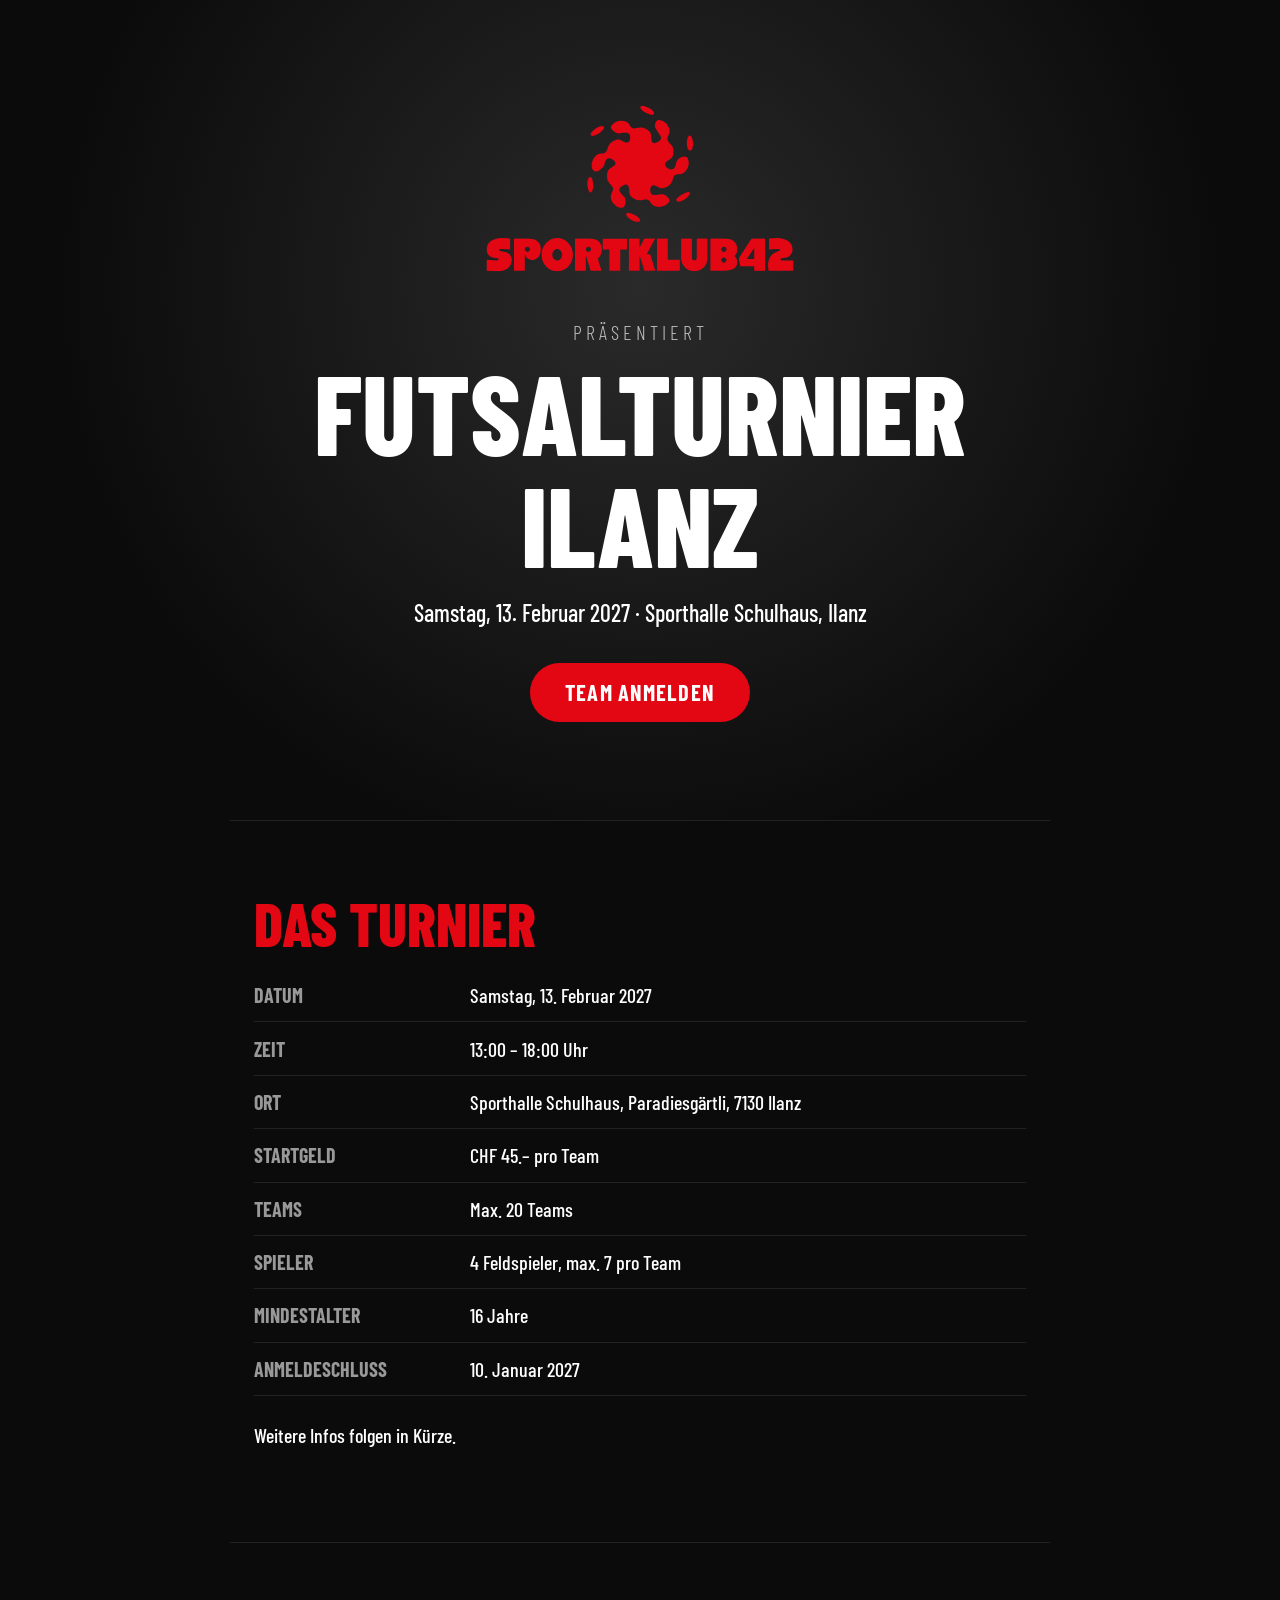
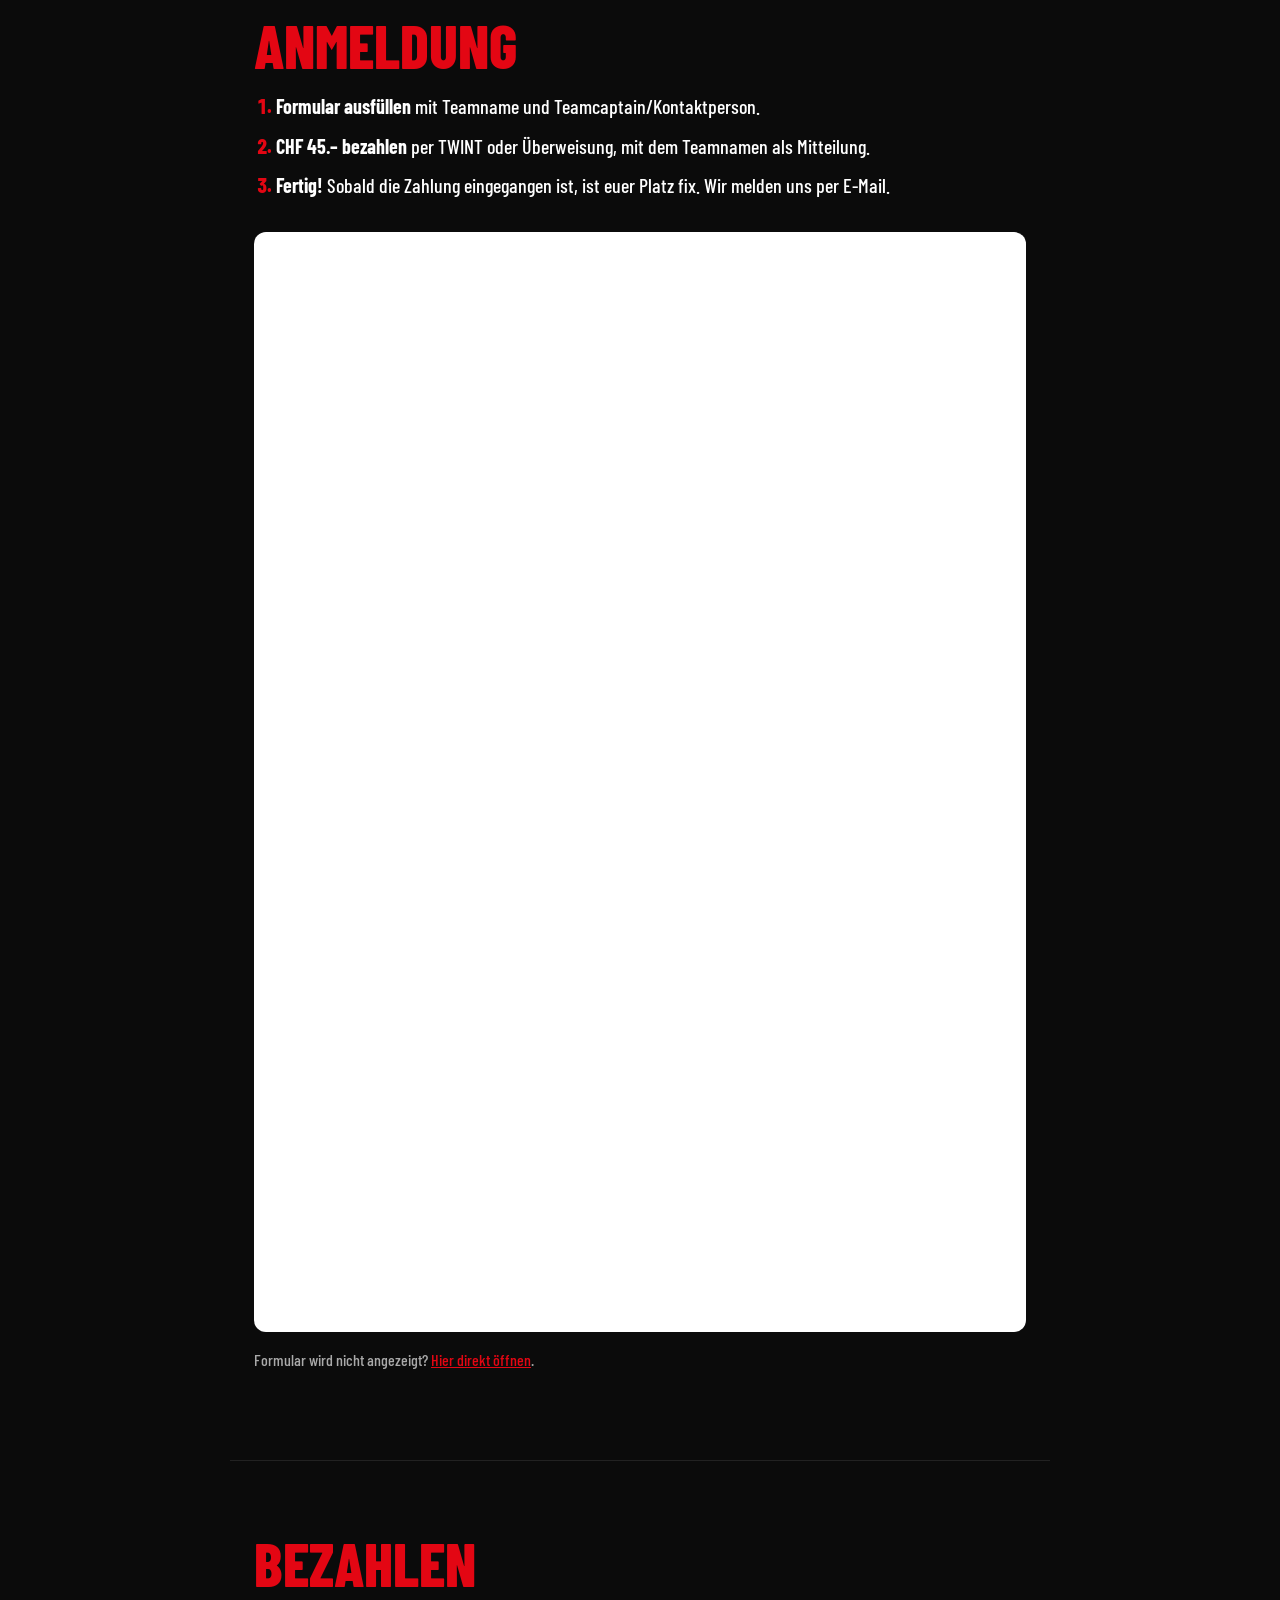
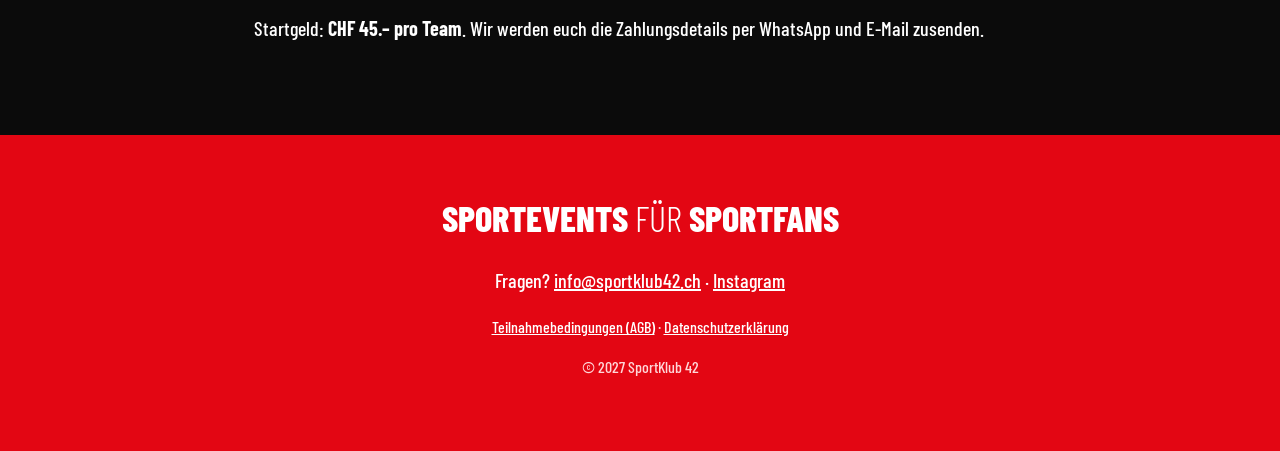
<file: index.html>
<!DOCTYPE html>
<html lang="de">
<head>
  <meta charset="UTF-8">
  <meta name="viewport" content="width=device-width, initial-scale=1">
  <title>Futsalturnier Ilanz 2027 · SportKlub 42</title>
  <meta name="description" content="Futsalturnier in Ilanz am 13. Februar 2027. Jetzt Team anmelden!">
  <link rel="icon" href="favicon.svg" type="image/svg+xml">
  <link rel="preconnect" href="https://fonts.googleapis.com">
  <link rel="preconnect" href="https://fonts.gstatic.com" crossorigin>
  <link href="https://fonts.googleapis.com/css2?family=Barlow+Condensed:wght@300;500;700;800&display=swap" rel="stylesheet">
  <link rel="stylesheet" href="style.css">
</head>
<body>



<!-- ===================== START ===================== -->
<header class="hero">
  <img src="logo.svg" alt="SportKlub 42" class="hero-logo">
  <p class="kicker">präsentiert</p>
  <h1>Futsalturnier<br>Ilanz</h1>
  <!-- ✏️ ÄNDERN: Datum und Ort -->
  <p class="hero-date">Samstag, 13. Februar 2027 · Sporthalle Schulhaus, Ilanz</p>
  <a href="#anmeldung" class="button">Team anmelden</a>
</header>

<main>

<!-- ===================== TURNIER-INFOS ===================== -->
<section id="infos">
  <h2>Das Turnier</h2>
  <!-- ✏️ ÄNDERN: Infos anpassen. Eine Zeile = ein <div>…</div> -->
  <dl class="facts">
    <div><dt>Datum</dt><dd>Samstag, 13. Februar 2027</dd></div>
    <div><dt>Zeit</dt><dd>13:00 – 18:00 Uhr</dd></div>
    <div><dt>Ort</dt><dd>Sporthalle Schulhaus, Paradiesgärtli, 7130 Ilanz</dd></div>
    <div><dt>Startgeld</dt><dd>CHF 45.– pro Team</dd></div>
    <div><dt>Teams</dt><dd>Max. 20 Teams</dd></div>
    <div><dt>Spieler</dt><dd>4 Feldspieler, max. 7 pro Team</dd></div>
    <div><dt>Mindestalter</dt><dd>16 Jahre</dd></div>
    <div><dt>Anmeldeschluss</dt><dd>10. Januar 2027</dd></div>
  </dl>
  <!-- ✏️ ÄNDERN: Weitere Infos (Preise, Festwirtschaft, Regeln …) -->
  <p>Weitere Infos folgen in Kürze.</p>
</section>

<!-- ===================== ANMELDUNG ===================== -->
<section id="anmeldung">
  <h2>Anmeldung</h2>
  <ol class="steps">
    <li><strong>Formular ausfüllen</strong> mit Teamname und Teamcaptain/Kontaktperson.</li>
    <li><strong>CHF 45.– bezahlen</strong> per TWINT oder Überweisung, mit dem Teamnamen als Mitteilung.</li>
    <li><strong>Fertig!</strong> Sobald die Zahlung eingegangen ist, ist euer Platz fix. Wir melden uns per E-Mail.</li>
    
  </ol>

  <!-- ✏️ ÄNDERN: Link zu deinem Google Formular (2× unten).
       Google Forms → Senden → Symbol <> → den Link aus src="…" kopieren. -->
  <div class="form-wrap">
    <iframe src="https://docs.google.com/forms/d/e/1FAIpQLSemf6gyw5c2agx_GuWiJ-W3IJJ6KyXU89ZQ1VP37ujWk7Qgcg/viewform?usp=header"
            title="Anmeldeformular" loading="lazy">Wird geladen…</iframe>
  </div>
  <p class="small">Formular wird nicht angezeigt?
    <a href="https://docs.google.com/forms/d/e/1FAIpQLSemf6gyw5c2agx_GuWiJ-W3IJJ6KyXU89ZQ1VP37ujWk7Qgcg/viewform" target="_blank" rel="noopener">Hier direkt öffnen</a>.</p>
</section>

<!-- ===================== BEZAHLEN ===================== -->

<section id="bezahlen">
  <h2>Bezahlen</h2>
  <p>Startgeld: <strong>CHF 45.– pro Team</strong>. Wir werden euch die Zahlungsdetails per WhatsApp und E-Mail zusenden.</p>

  <!--<div class="pay">
    <div class="pay-box">
      <h3>TWINT</h3>
      <!-- ✏️ ÄNDERN: Dein QR-Code als Bild "twint-qr.png" in den Ordner legen (alte Datei ersetzen)
      <img src="twint-qr.png" alt="TWINT QR-Code" class="qr">
      <p class="small">QR-Code in der TWINT-App scannen, CHF 45.– eingeben und euren Teamnamen als Mitteilung schreiben.</p>
    </div>

    <div class="pay-box">
      <h3>Überweisung</h3>
      <!-- ✏️ ÄNDERN: Bankangaben
      <dl class="bank">
        <dt>Empfänger</dt><dd>SportKlub 42, [PLZ Ort]</dd>
        <dt>IBAN</dt><dd class="mono">[CH00 0000 0000 0000 0000 0]</dd>
        <dt>Bank</dt><dd>GKB</dd>
        <dt>Betrag</dt><dd>CHF 45.00</dd>
        <dt>Mitteilung</dt><dd>Futsal + Teamname</dd>
      </dl>
    </div>
  </div>
</section>
-->


</main>

<!-- ===================== FUSSZEILE ===================== -->
<footer>
  <p class="tagline">Sportevents <span>für</span> Sportfans</p>
  <!-- ✏️ ÄNDERN: Kontakt -->
  <p>Fragen? <a href="mailto:info@sportklub42.ch">info@sportklub42.ch</a> · <a href="https://www.instagram.com/sportklub.42/" target="_blank" rel="noopener">Instagram</a></p>
  <p class="small"><a href="agb.html">Teilnahmebedingungen (AGB)</a> · <a href="datenschutz.html">Datenschutzerklärung</a></p>
  <p class="small">© 2027 SportKlub 42</p>
</footer>

</body>
</html>
</file>
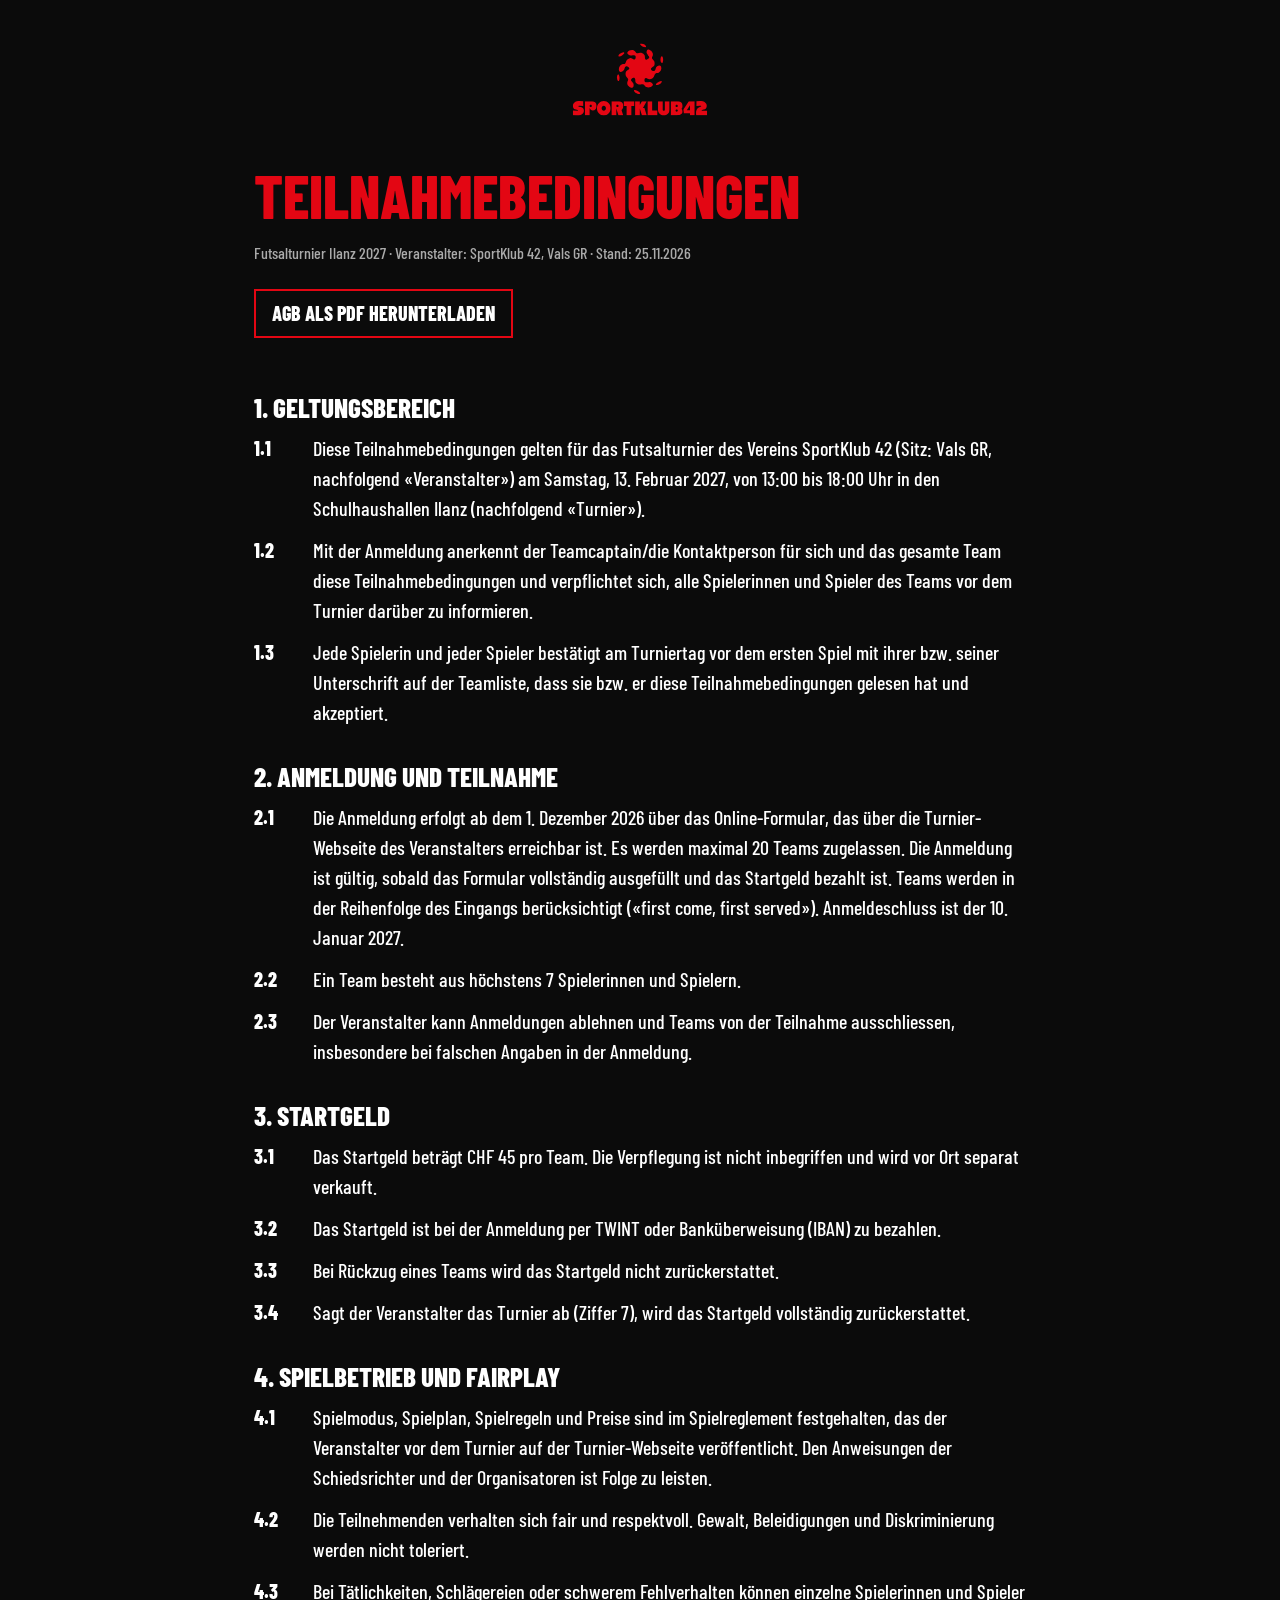
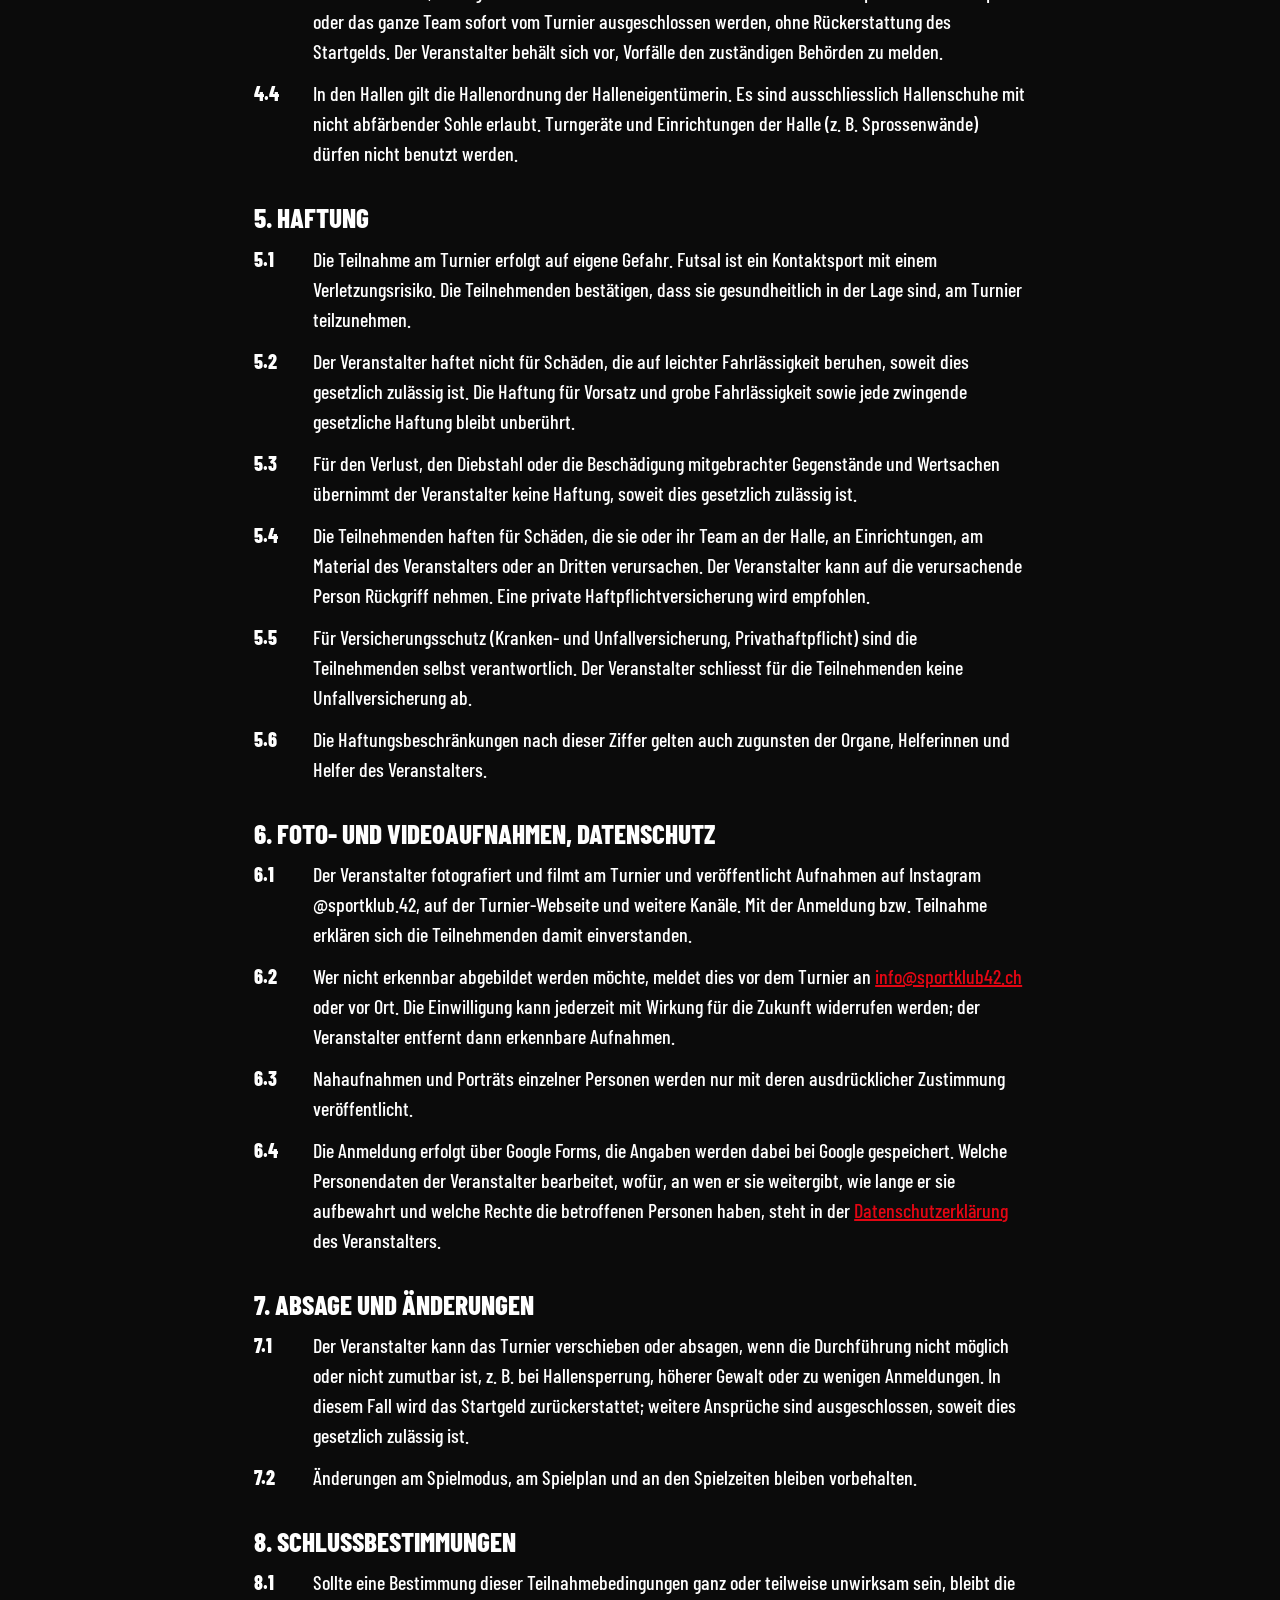
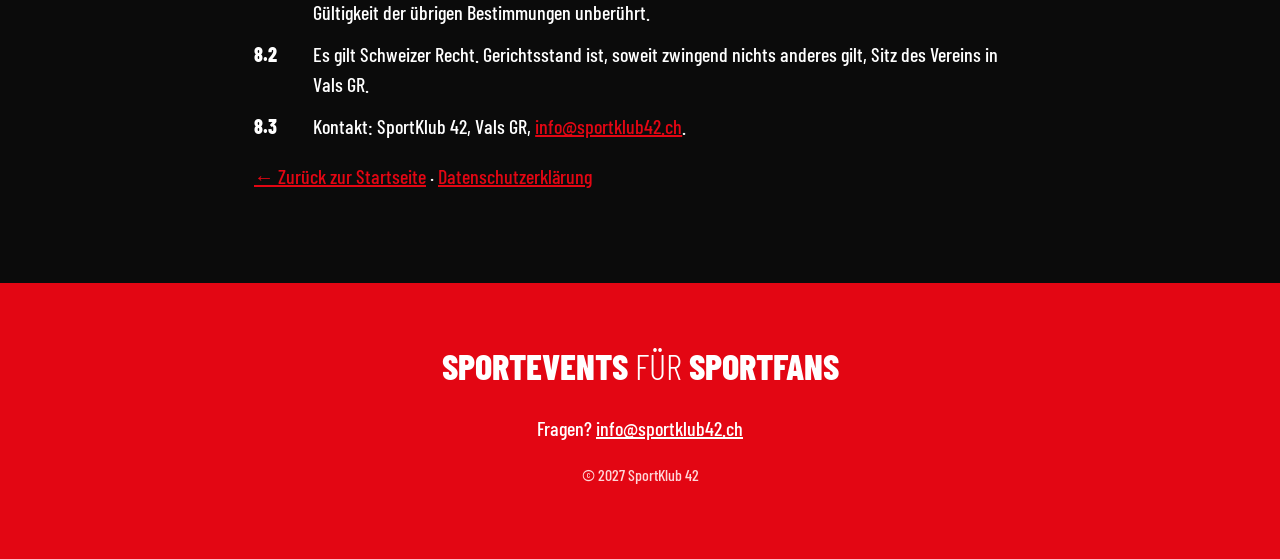
<file: agb.html>
<!DOCTYPE html>
<html lang="de">
<head>
  <meta charset="UTF-8">
  <meta name="viewport" content="width=device-width, initial-scale=1">
  <title>Teilnahmebedingungen · SportKlub 42</title>
  <meta name="robots" content="noindex">
  <link rel="icon" href="favicon.svg" type="image/svg+xml">
  <link rel="preconnect" href="https://fonts.googleapis.com">
  <link rel="preconnect" href="https://fonts.gstatic.com" crossorigin>
  <link href="https://fonts.googleapis.com/css2?family=Barlow+Condensed:wght@300;500;700;800&display=swap" rel="stylesheet">
  <link rel="stylesheet" href="style.css">
  <style>
    .legal-head { text-align: center; padding: 2.5rem 1.5rem 0; }
    .legal-head img { width: 140px; }
    .legal { padding-top: 2.5rem; border-top: 0; }
    .legal h1 { font-size: clamp(2.25rem, 8vw, 3.75rem); color: var(--rot); }
    .legal h2 { font-size: 1.7rem; color: var(--weiss); margin: 2.25rem 0 .75rem; }
    .legal ul { padding-left: 1.3rem; }
    .legal li { margin-bottom: .5rem; }
    mark { background: #ffe600; color: #000; padding: 0 .2em; }
      .legal .dl { display:inline-block; margin:.25rem 0 1.25rem; padding:.45rem 1rem; border:2px solid var(--rot); color:var(--weiss); text-decoration:none; font-weight:800; text-transform:uppercase; }
    .legal .dl:hover { background: var(--rot); }
    .legal .num { display:grid; grid-template-columns:3.2rem 1fr; gap:0 .5rem; margin:0 0 .75rem; }
    .legal .num span.n { font-weight:800; }
    .legal .num p { margin:0; }
    @media print {
      @page { size: A4; margin: 20mm 18mm; }
      body { background:#fff; color:#000; font-family: Arial, Helvetica, sans-serif; font-weight:400; font-size:10.5pt; line-height:1.45; }
      a { color:#000; text-decoration:none; }
      .legal-head, .dl, footer, .back { display:none !important; }
      .legal { padding-top:0; }
      .legal h1 { color:#000; font-family: Arial, Helvetica, sans-serif; font-size:22pt; text-transform:none; margin-bottom:.3rem; }
      .legal h2 { color:#000; font-family: Arial, Helvetica, sans-serif; font-size:13pt; text-transform:none; margin:1.2rem 0 .4rem; break-after:avoid; }
      .legal .num { break-inside:avoid; grid-template-columns:10mm 1fr; }
      .small { color:#555; font-size:9pt; }
      mark { background:#ffe600; }
    }
  </style>
</head>
<body>

<div class="legal-head"><a href="index.html"><img src="logo.svg" alt="SportKlub 42"></a></div>

<main>
<section class="legal">
  <h1>Teilnahme&shy;bedingungen</h1>
  <p class="small">Futsalturnier Ilanz 2027 · Veranstalter: SportKlub 42, Vals GR · Stand: 25.11.2026</p>
  <p><a class="dl" href="agb.pdf" download>AGB als PDF herunterladen</a></p>
  <h2>1. Geltungsbereich</h2>
  <div class="num"><span class="n">1.1</span><p>Diese Teilnahmebedingungen gelten für das Futsalturnier des Vereins SportKlub 42 (Sitz: Vals GR, nachfolgend «Veranstalter») am Samstag, 13. Februar 2027, von 13:00 bis 18:00 Uhr in den Schulhaushallen Ilanz (nachfolgend «Turnier»).</p></div>
  <div class="num"><span class="n">1.2</span><p>Mit der Anmeldung anerkennt der Teamcaptain/die Kontaktperson für sich und das gesamte Team diese Teilnahmebedingungen und verpflichtet sich, alle Spielerinnen und Spieler des Teams vor dem Turnier darüber zu informieren.</p></div>
  <div class="num"><span class="n">1.3</span><p>Jede Spielerin und jeder Spieler bestätigt am Turniertag vor dem ersten Spiel mit ihrer bzw. seiner Unterschrift auf der Teamliste, dass sie bzw. er diese Teilnahmebedingungen gelesen hat und akzeptiert.</p></div>
  <h2>2. Anmeldung und Teilnahme</h2>
  <div class="num"><span class="n">2.1</span><p>Die Anmeldung erfolgt ab dem 1. Dezember 2026 über das Online-Formular, das über die Turnier-Webseite des Veranstalters erreichbar ist. Es werden maximal 20 Teams zugelassen. Die Anmeldung ist gültig, sobald das Formular vollständig ausgefüllt und das Startgeld bezahlt ist. Teams werden in der Reihenfolge des Eingangs berücksichtigt («first come, first served»). Anmeldeschluss ist der 10. Januar 2027.</p></div>
  <div class="num"><span class="n">2.2</span><p>Ein Team besteht aus höchstens 7 Spielerinnen und Spielern.</p></div>
  <div class="num"><span class="n">2.3</span><p>Der Veranstalter kann Anmeldungen ablehnen und Teams von der Teilnahme ausschliessen, insbesondere bei falschen Angaben in der Anmeldung.</p></div>
  <h2>3. Startgeld</h2>
  <div class="num"><span class="n">3.1</span><p>Das Startgeld beträgt CHF 45 pro Team. Die Verpflegung ist nicht inbegriffen und wird vor Ort separat verkauft.</p></div>
  <div class="num"><span class="n">3.2</span><p>Das Startgeld ist bei der Anmeldung per TWINT oder Banküberweisung (IBAN) zu bezahlen.</p></div>
  <div class="num"><span class="n">3.3</span><p>Bei Rückzug eines Teams wird das Startgeld nicht zurückerstattet.</p></div>
  <div class="num"><span class="n">3.4</span><p>Sagt der Veranstalter das Turnier ab (Ziffer 7), wird das Startgeld vollständig zurückerstattet.</p></div>
  <h2>4. Spielbetrieb und Fairplay</h2>
  <div class="num"><span class="n">4.1</span><p>Spielmodus, Spielplan, Spielregeln und Preise sind im Spielreglement festgehalten, das der Veranstalter vor dem Turnier auf der Turnier-Webseite veröffentlicht. Den Anweisungen der Schiedsrichter und der Organisatoren ist Folge zu leisten.</p></div>
  <div class="num"><span class="n">4.2</span><p>Die Teilnehmenden verhalten sich fair und respektvoll. Gewalt, Beleidigungen und Diskriminierung werden nicht toleriert.</p></div>
  <div class="num"><span class="n">4.3</span><p>Bei Tätlichkeiten, Schlägereien oder schwerem Fehlverhalten können einzelne Spielerinnen und Spieler oder das ganze Team sofort vom Turnier ausgeschlossen werden, ohne Rückerstattung des Startgelds. Der Veranstalter behält sich vor, Vorfälle den zuständigen Behörden zu melden.</p></div>
  <div class="num"><span class="n">4.4</span><p>In den Hallen gilt die Hallenordnung der Halleneigentümerin. Es sind ausschliesslich Hallenschuhe mit nicht abfärbender Sohle erlaubt. Turngeräte und Einrichtungen der Halle (z. B. Sprossenwände) dürfen nicht benutzt werden.</p></div>
  <h2>5. Haftung</h2>
  <div class="num"><span class="n">5.1</span><p>Die Teilnahme am Turnier erfolgt auf eigene Gefahr. Futsal ist ein Kontaktsport mit einem Verletzungsrisiko. Die Teilnehmenden bestätigen, dass sie gesundheitlich in der Lage sind, am Turnier teilzunehmen.</p></div>
  <div class="num"><span class="n">5.2</span><p>Der Veranstalter haftet nicht für Schäden, die auf leichter Fahrlässigkeit beruhen, soweit dies gesetzlich zulässig ist. Die Haftung für Vorsatz und grobe Fahrlässigkeit sowie jede zwingende gesetzliche Haftung bleibt unberührt.</p></div>
  <div class="num"><span class="n">5.3</span><p>Für den Verlust, den Diebstahl oder die Beschädigung mitgebrachter Gegenstände und Wertsachen übernimmt der Veranstalter keine Haftung, soweit dies gesetzlich zulässig ist.</p></div>
  <div class="num"><span class="n">5.4</span><p>Die Teilnehmenden haften für Schäden, die sie oder ihr Team an der Halle, an Einrichtungen, am Material des Veranstalters oder an Dritten verursachen. Der Veranstalter kann auf die verursachende Person Rückgriff nehmen. Eine private Haftpflichtversicherung wird empfohlen.</p></div>
  <div class="num"><span class="n">5.5</span><p>Für Versicherungsschutz (Kranken- und Unfallversicherung, Privathaftpflicht) sind die Teilnehmenden selbst verantwortlich. Der Veranstalter schliesst für die Teilnehmenden keine Unfallversicherung ab.</p></div>
  <div class="num"><span class="n">5.6</span><p>Die Haftungsbeschränkungen nach dieser Ziffer gelten auch zugunsten der Organe, Helferinnen und Helfer des Veranstalters.</p></div>
  <h2>6. Foto- und Videoaufnahmen, Datenschutz</h2>
  <div class="num"><span class="n">6.1</span><p>Der Veranstalter fotografiert und filmt am Turnier und veröffentlicht Aufnahmen auf Instagram @sportklub.42, auf der Turnier-Webseite und weitere Kanäle. Mit der Anmeldung bzw. Teilnahme erklären sich die Teilnehmenden damit einverstanden.</p></div>
  <div class="num"><span class="n">6.2</span><p>Wer nicht erkennbar abgebildet werden möchte, meldet dies vor dem Turnier an <a href="mailto:info@sportklub42.ch">info@sportklub42.ch</a> oder vor Ort. Die Einwilligung kann jederzeit mit Wirkung für die Zukunft widerrufen werden; der Veranstalter entfernt dann erkennbare Aufnahmen.</p></div>
  <div class="num"><span class="n">6.3</span><p>Nahaufnahmen und Porträts einzelner Personen werden nur mit deren ausdrücklicher Zustimmung veröffentlicht.</p></div>
  <div class="num"><span class="n">6.4</span><p>Die Anmeldung erfolgt über Google Forms, die Angaben werden dabei bei Google gespeichert. Welche Personendaten der Veranstalter bearbeitet, wofür, an wen er sie weitergibt, wie lange er sie aufbewahrt und welche Rechte die betroffenen Personen haben, steht in der <a href="datenschutz.html">Datenschutzerklärung</a> des Veranstalters.</p></div>
  <h2>7. Absage und Änderungen</h2>
  <div class="num"><span class="n">7.1</span><p>Der Veranstalter kann das Turnier verschieben oder absagen, wenn die Durchführung nicht möglich oder nicht zumutbar ist, z. B. bei Hallensperrung, höherer Gewalt oder zu wenigen Anmeldungen. In diesem Fall wird das Startgeld zurückerstattet; weitere Ansprüche sind ausgeschlossen, soweit dies gesetzlich zulässig ist.</p></div>
  <div class="num"><span class="n">7.2</span><p>Änderungen am Spielmodus, am Spielplan und an den Spielzeiten bleiben vorbehalten.</p></div>
  <h2>8. Schlussbestimmungen</h2>
  <div class="num"><span class="n">8.1</span><p>Sollte eine Bestimmung dieser Teilnahmebedingungen ganz oder teilweise unwirksam sein, bleibt die Gültigkeit der übrigen Bestimmungen unberührt.</p></div>
  <div class="num"><span class="n">8.2</span><p>Es gilt Schweizer Recht. Gerichtsstand ist, soweit zwingend nichts anderes gilt, Sitz des Vereins in Vals GR.</p></div>
  <div class="num"><span class="n">8.3</span><p>Kontakt: SportKlub 42, Vals GR, <a href="mailto:info@sportklub42.ch">info@sportklub42.ch</a>.</p></div>
  <p class="back"><a href="index.html">← Zurück zur Startseite</a> · <a href="datenschutz.html">Datenschutzerklärung</a></p>
</section>
</main>

<footer>
  <p class="tagline">Sportevents <span>für</span> Sportfans</p>
  <p>Fragen? <a href="mailto:info@sportklub42.ch">info@sportklub42.ch</a></p>
  <p class="small">© 2027 SportKlub 42</p>
</footer>

</body>
</html>
</file>
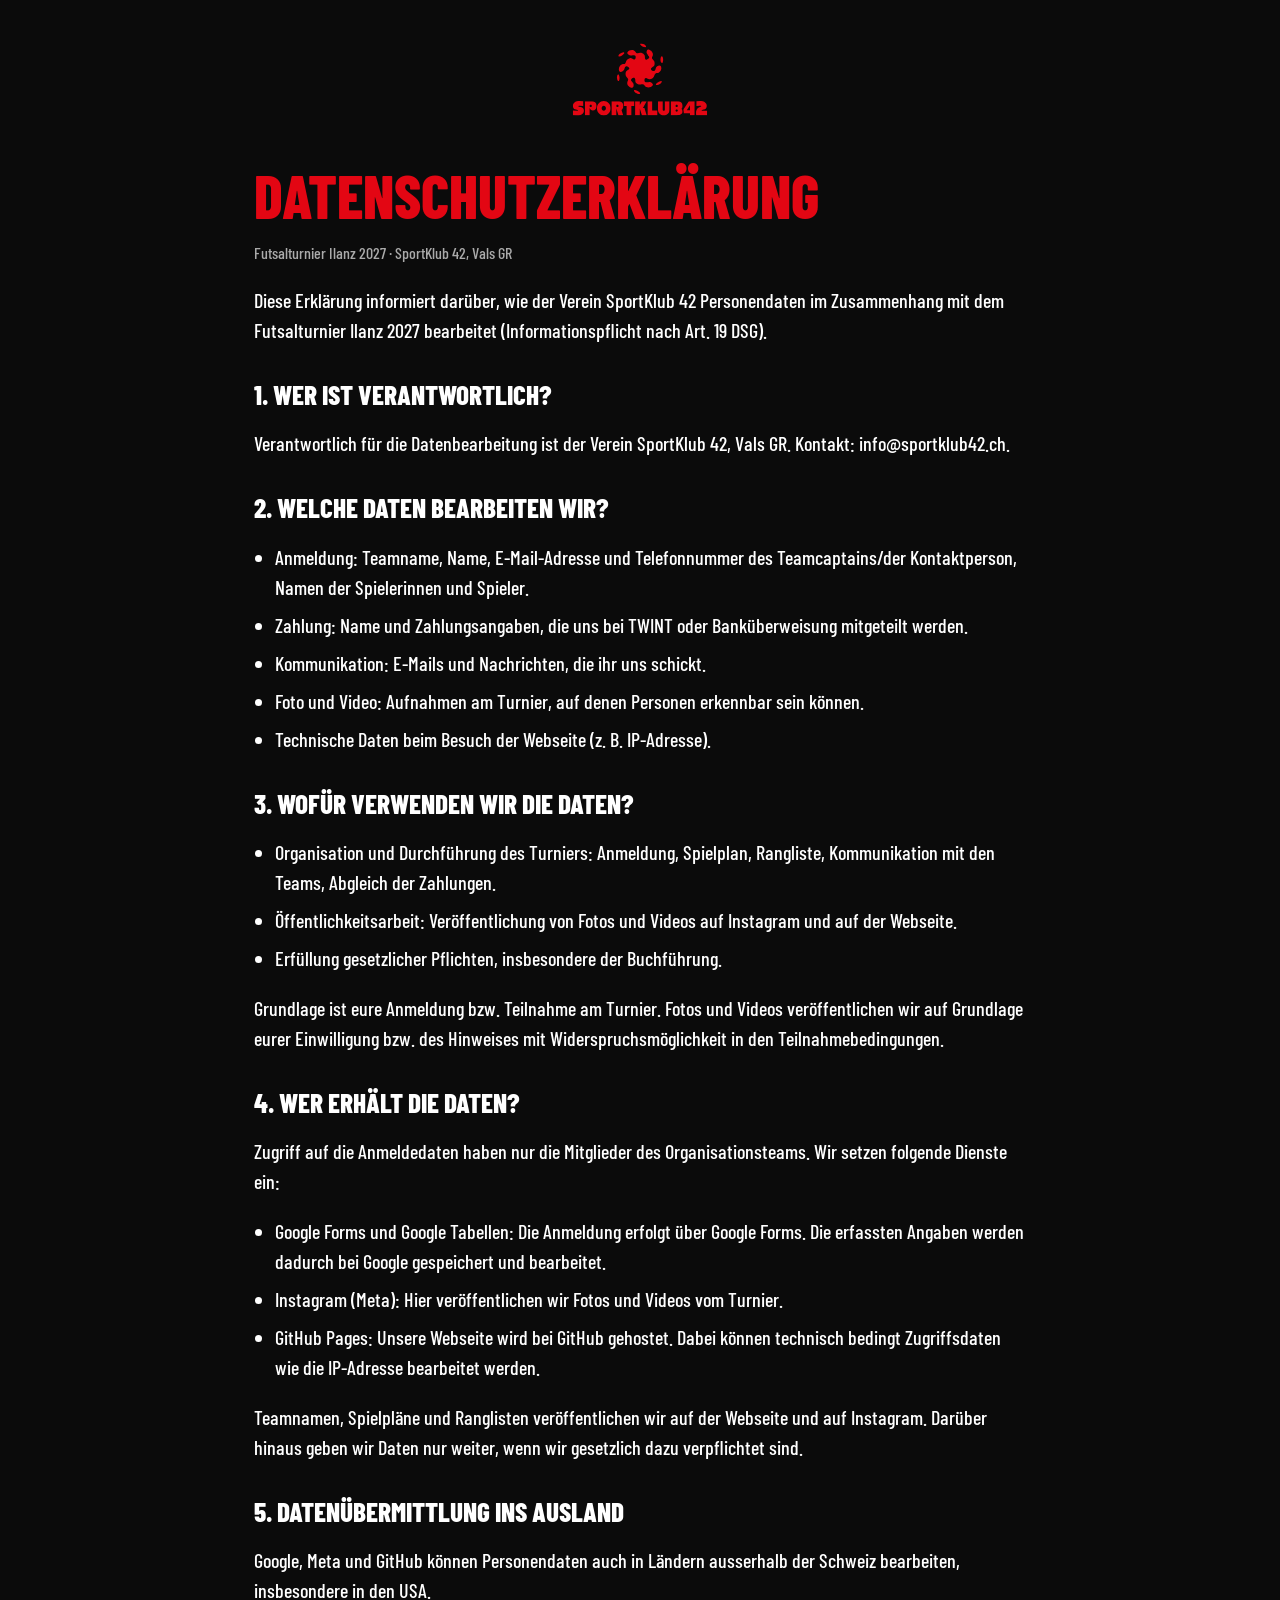
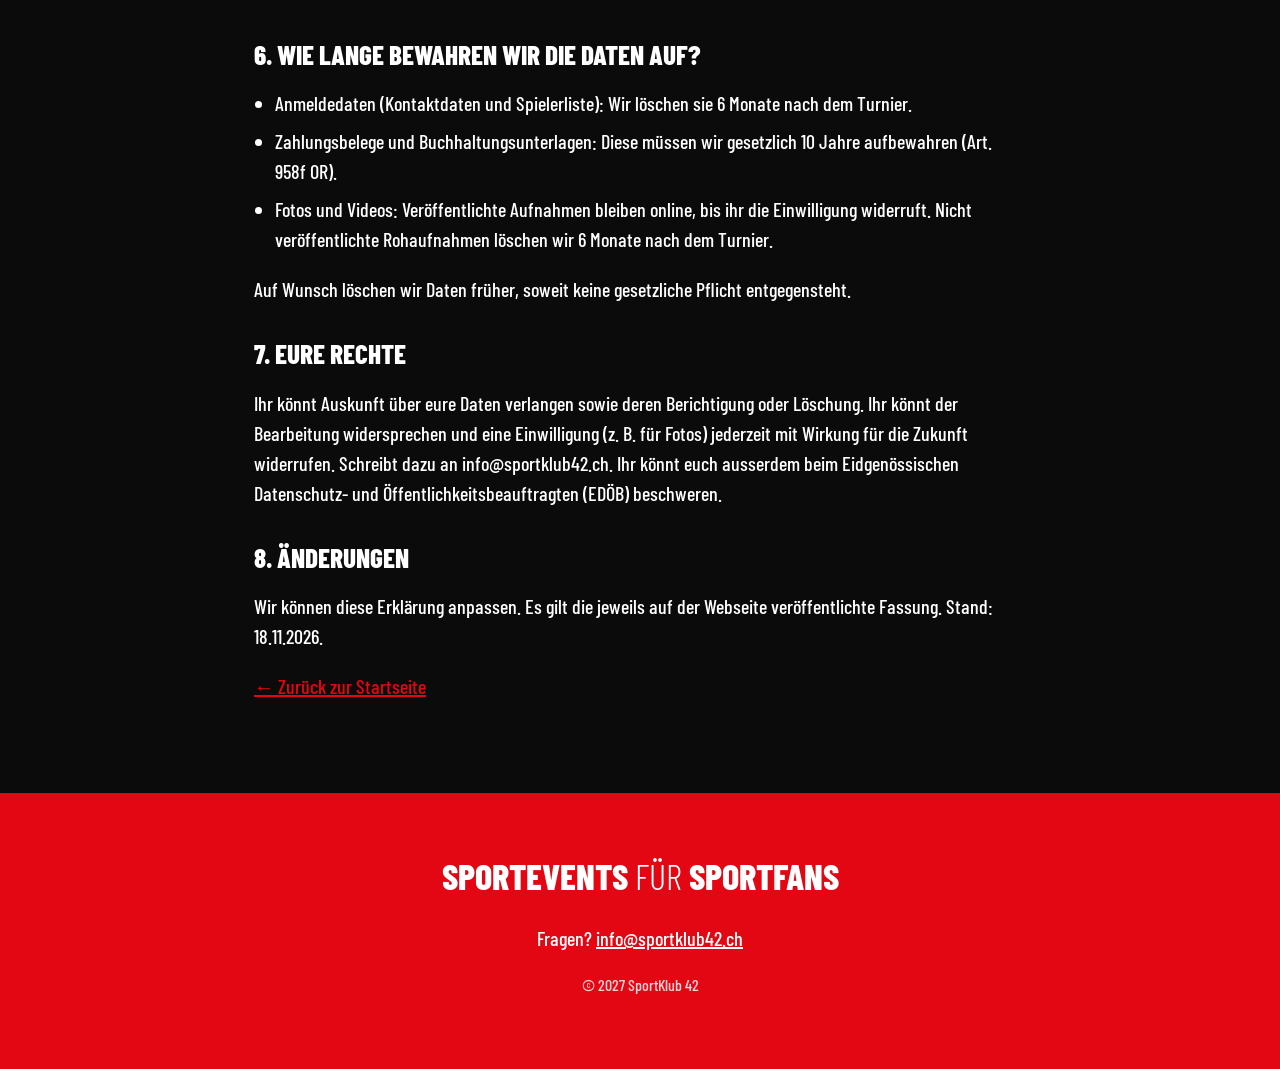
<file: datenschutz.html>
<!DOCTYPE html>
<html lang="de">
<head>
  <meta charset="UTF-8">
  <meta name="viewport" content="width=device-width, initial-scale=1">
  <title>Datenschutzerklärung · SportKlub 42</title>
  <meta name="robots" content="noindex">
  <link rel="icon" href="favicon.svg" type="image/svg+xml">
  <link rel="preconnect" href="https://fonts.googleapis.com">
  <link rel="preconnect" href="https://fonts.gstatic.com" crossorigin>
  <link href="https://fonts.googleapis.com/css2?family=Barlow+Condensed:wght@300;500;700;800&display=swap" rel="stylesheet">
  <link rel="stylesheet" href="style.css">
  <style>
    .legal-head { text-align: center; padding: 2.5rem 1.5rem 0; }
    .legal-head img { width: 140px; }
    .legal { padding-top: 2.5rem; border-top: 0; }
    .legal h1 { font-size: clamp(2.25rem, 8vw, 3.75rem); color: var(--rot); }
    .legal h2 { font-size: 1.7rem; color: var(--weiss); margin: 2.25rem 0 .75rem; }
    .legal ul { padding-left: 1.3rem; }
    .legal li { margin-bottom: .5rem; }
    mark { background: #ffe600; color: #000; padding: 0 .2em; }
  </style>
</head>
<body>

<div class="legal-head"><a href="index.html"><img src="logo.svg" alt="SportKlub 42"></a></div>

<main>
<section class="legal">
  <h1>Datenschutz&shy;erklärung</h1>
  <p class="small">Futsalturnier Ilanz 2027 · SportKlub 42, Vals GR</p>
  <p>Diese Erklärung informiert darüber, wie der Verein SportKlub 42 Personendaten im Zusammenhang mit dem Futsalturnier Ilanz 2027 bearbeitet (Informationspflicht nach Art. 19 DSG).</p>

  <h2>1. Wer ist verantwortlich?</h2>
  <p>Verantwortlich für die Datenbearbeitung ist der Verein SportKlub 42, Vals GR. Kontakt: info@sportklub42.ch.</p>

  <h2>2. Welche Daten bearbeiten wir?</h2>
  <ul>
    <li>Anmeldung: Teamname, Name, E-Mail-Adresse und Telefonnummer des Teamcaptains/der Kontaktperson, Namen der Spielerinnen und Spieler.</li>
    <li>Zahlung: Name und Zahlungsangaben, die uns bei TWINT oder Banküberweisung mitgeteilt werden.</li>
    <li>Kommunikation: E-Mails und Nachrichten, die ihr uns schickt.</li>
    <li>Foto und Video: Aufnahmen am Turnier, auf denen Personen erkennbar sein können.</li>
    <li>Technische Daten beim Besuch der Webseite (z. B. IP-Adresse).</li>
  </ul>

  <h2>3. Wofür verwenden wir die Daten?</h2>
  <ul>
    <li>Organisation und Durchführung des Turniers: Anmeldung, Spielplan, Rangliste, Kommunikation mit den Teams, Abgleich der Zahlungen.</li>
    <li>Öffentlichkeitsarbeit: Veröffentlichung von Fotos und Videos auf Instagram und auf der Webseite.</li>
    <li>Erfüllung gesetzlicher Pflichten, insbesondere der Buchführung.</li>
  </ul>
  <p>Grundlage ist eure Anmeldung bzw. Teilnahme am Turnier. Fotos und Videos veröffentlichen wir auf Grundlage eurer Einwilligung bzw. des Hinweises mit Widerspruchsmöglichkeit in den Teilnahmebedingungen.</p>

  <h2>4. Wer erhält die Daten?</h2>
  <p>Zugriff auf die Anmeldedaten haben nur die Mitglieder des Organisationsteams. Wir setzen folgende Dienste ein:</p>
  <ul>
    <li>Google Forms und Google Tabellen: Die Anmeldung erfolgt über Google Forms. Die erfassten Angaben werden dadurch bei Google gespeichert und bearbeitet.</li>
    <li>Instagram (Meta): Hier veröffentlichen wir Fotos und Videos vom Turnier.</li>
    <li>GitHub Pages: Unsere Webseite wird bei GitHub gehostet. Dabei können technisch bedingt Zugriffsdaten wie die IP-Adresse bearbeitet werden.</li>
  </ul>
  <p>Teamnamen, Spielpläne und Ranglisten veröffentlichen wir auf der Webseite und auf Instagram. Darüber hinaus geben wir Daten nur weiter, wenn wir gesetzlich dazu verpflichtet sind.</p>

  <h2>5. Datenübermittlung ins Ausland</h2>
  <p>Google, Meta und GitHub können Personendaten auch in Ländern ausserhalb der Schweiz bearbeiten, insbesondere in den USA.</p>

  <h2>6. Wie lange bewahren wir die Daten auf?</h2>
  <ul>
    <li>Anmeldedaten (Kontaktdaten und Spielerliste): Wir löschen sie 6 Monate nach dem Turnier.</li>
    <li>Zahlungsbelege und Buchhaltungsunterlagen: Diese müssen wir gesetzlich 10 Jahre aufbewahren (Art. 958f OR).</li>
    <li>Fotos und Videos: Veröffentlichte Aufnahmen bleiben online, bis ihr die Einwilligung widerruft. Nicht veröffentlichte Rohaufnahmen löschen wir 6 Monate nach dem Turnier.</li>
  </ul>
  <p>Auf Wunsch löschen wir Daten früher, soweit keine gesetzliche Pflicht entgegensteht.</p>

  <h2>7. Eure Rechte</h2>
  <p>Ihr könnt Auskunft über eure Daten verlangen sowie deren Berichtigung oder Löschung. Ihr könnt der Bearbeitung widersprechen und eine Einwilligung (z. B. für Fotos) jederzeit mit Wirkung für die Zukunft widerrufen. Schreibt dazu an info@sportklub42.ch. Ihr könnt euch ausserdem beim Eidgenössischen Datenschutz- und Öffentlichkeitsbeauftragten (EDÖB) beschweren.</p>

  <h2>8. Änderungen</h2>
  <p>Wir können diese Erklärung anpassen. Es gilt die jeweils auf der Webseite veröffentlichte Fassung. Stand: 18.11.2026.</p>
  <p><a href="index.html">← Zurück zur Startseite</a></p>
</section>
</main>

<footer>
  <p class="tagline">Sportevents <span>für</span> Sportfans</p>
  <p>Fragen? <a href="mailto:info@sportklub42.ch">info@sportklub42.ch</a></p>
  <p class="small">© 2027 SportKlub 42</p>
</footer>

</body>
</html>
</file>
<file: style.css>
/* Farben – hier kannst du sie zentral ändern */
:root {
  --rot: #E30613;
  --schwarz: #0b0b0b;
  --grau: #1a1a1a;
  --weiss: #ffffff;
}

* { box-sizing: border-box; }

body {
  margin: 0;
  background: var(--schwarz);
  color: var(--weiss);
  font-family: "Barlow Condensed", "Arial Narrow", sans-serif;
  font-weight: 500;
  font-size: 1.25rem;
  line-height: 1.5;
}

a { color: var(--rot); }

h1, h2, h3 {
  font-weight: 800;
  text-transform: uppercase;
  line-height: 1;
  margin: 0 0 1rem;
}

/* ---------- Start ---------- */
.hero {
  min-height: min(100vh, 820px);
  display: flex;
  flex-direction: column;
  align-items: center;
  justify-content: center;
  text-align: center;
  padding: 3rem 1.5rem;
  background: radial-gradient(circle at 50% 35%, #2a2a2a 0%, var(--schwarz) 70%);
}
.hero-logo { width: min(320px, 70vw); margin-bottom: 2.5rem; }
.kicker { text-transform: uppercase; letter-spacing: .2em; font-weight: 300; margin: 0 0 .5rem; color: #bbb; }
.hero h1 { font-size: clamp(2.5rem, 10vw, 7rem); overflow-wrap: anywhere; }
.hero-date { font-size: 1.5rem; margin: 0 0 2rem; }

.button {
  display: inline-block;
  background: var(--rot);
  color: var(--weiss);
  text-decoration: none;
  text-transform: uppercase;
  font-weight: 700;
  font-size: 1.4rem;
  letter-spacing: .05em;
  padding: .8rem 2.2rem;
  border-radius: 999px;
}
.button:hover { background: #c00510; }

/* ---------- Abschnitte ---------- */
section {
  max-width: 820px;
  margin: 0 auto;
  padding: 4.5rem 1.5rem;
  border-top: 1px solid #222;
}
section h2 { font-size: clamp(2.5rem, 7vw, 3.75rem); color: var(--rot); }

.facts { margin: 0 0 1.5rem; }
.facts div {
  display: grid;
  grid-template-columns: 12.5rem 1fr;
  gap: 1rem;
  padding: .7rem 0;
  border-bottom: 1px solid #222;
}
.facts dt { text-transform: uppercase; font-weight: 700; color: #999; }
.facts dd { margin: 0; }

.steps { padding-left: 1.4rem; margin: 0 0 2rem; }
.steps li { margin-bottom: .6rem; }
.steps li::marker { color: var(--rot); font-weight: 800; }

.form-wrap {
  background: var(--weiss);
  border-radius: 12px;
  overflow: hidden;
}
.form-wrap iframe { display: block; width: 100%; height: 1100px; border: 0; }

.pay { display: grid; grid-template-columns: 1fr 1fr; gap: 1.5rem; margin-top: 1.5rem; }
.pay-box { background: var(--grau); border-radius: 12px; padding: 1.75rem; }
.pay-box h3 { font-size: 1.8rem; }
.qr { width: 100%; max-width: 260px; display: block; background: var(--weiss); border-radius: 8px; padding: 8px; }
.bank { margin: 0; display: grid; grid-template-columns: auto 1fr; gap: .4rem 1rem; }
.bank dt { color: #999; text-transform: uppercase; font-weight: 700; }
.bank dd { margin: 0; }
.mono { font-family: ui-monospace, Menlo, Consolas, monospace; font-size: 1.05rem; word-break: break-all; }

.small { font-size: 1rem; color: #aaa; }

/* ---------- Fusszeile ---------- */
footer {
  background: var(--rot);
  text-align: center;
  padding: 3.5rem 1.5rem;
}
footer a { color: var(--weiss); }
footer .small { color: #ffd6d8; max-width: 620px; margin-left: auto; margin-right: auto; }
.tagline { font-size: 2.25rem; font-weight: 800; text-transform: uppercase; margin: 0 0 1rem; }
.tagline span { font-weight: 300; }

/* ---------- Handy ---------- */
@media (max-width: 640px) {
  .facts div { grid-template-columns: 1fr; gap: 0; }
  .pay { grid-template-columns: 1fr; }
}
</file>
